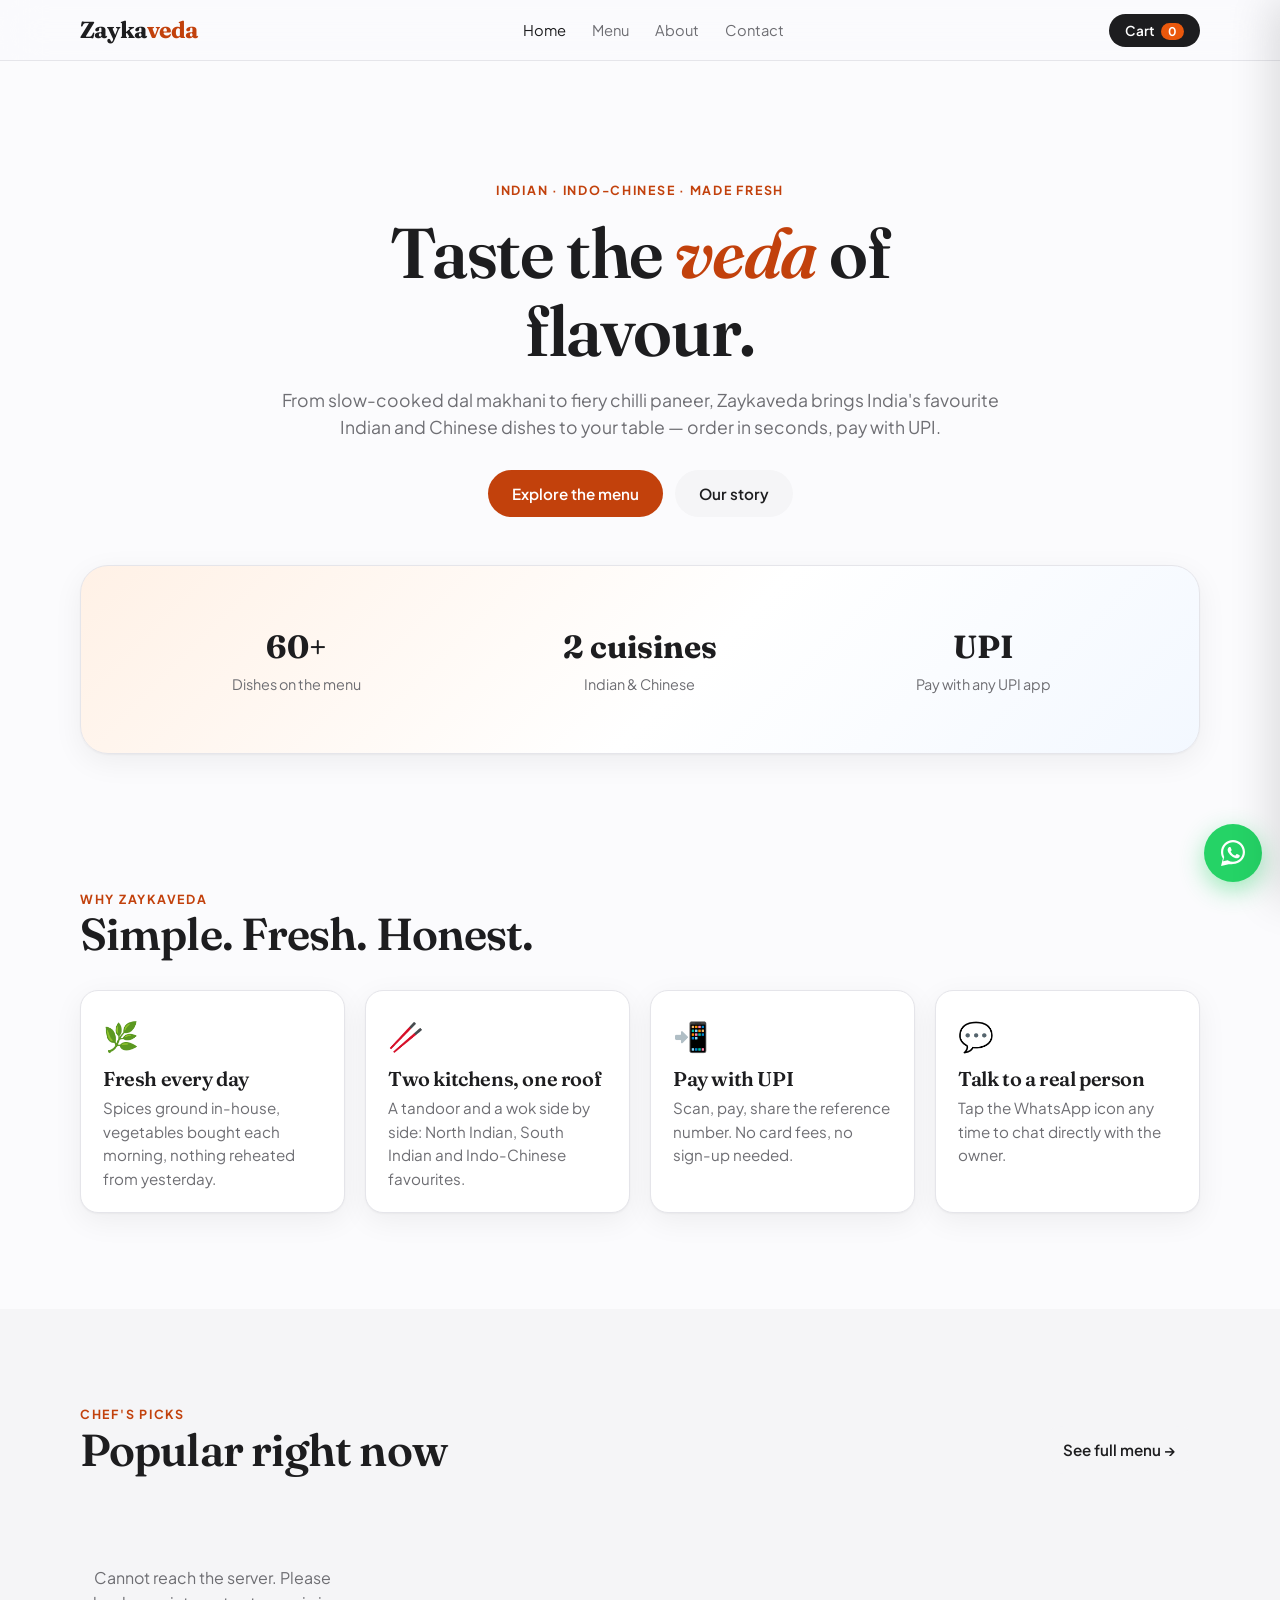
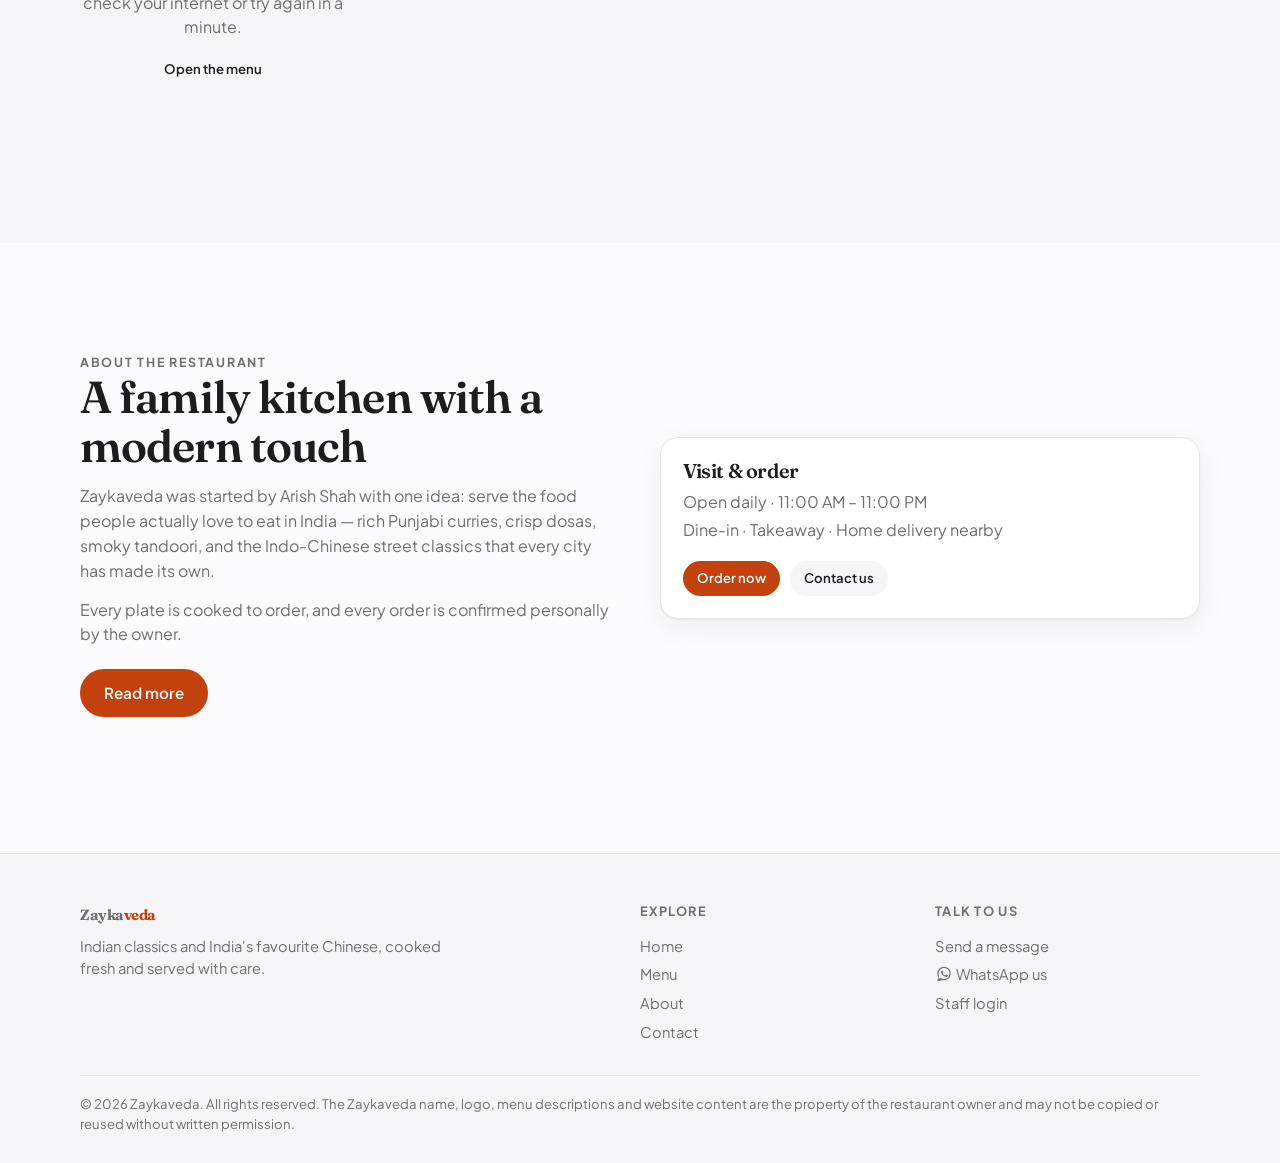
<file: index.html>
<!doctype html>
<html lang="en">
<head>
<meta charset="utf-8">
<meta name="viewport" content="width=device-width,initial-scale=1">
<title>Zaykaveda — Indian & Chinese Kitchen</title>
<meta name="description" content="Zaykaveda: fresh Indian classics and India's favourite Chinese dishes. Order online and pay with UPI.">
<link rel="preconnect" href="https://fonts.googleapis.com"><link rel="preconnect" href="https://fonts.gstatic.com" crossorigin>
<link href="https://fonts.googleapis.com/css2?family=Fraunces:ital,opsz,wght@0,9..144,500;0,9..144,700;1,9..144,500&family=Plus+Jakarta+Sans:wght@400;500;600;700&display=swap" rel="stylesheet">
<link rel="stylesheet" href="assets/style.css">
</head>
<body>
<main>
  <section class="hero"><div class="wrap">
    <p class="eyebrow">Indian · Indo-Chinese · Made fresh</p>
    <h1>Taste the <em>veda</em> of flavour.</h1>
    <p class="lead">From slow-cooked dal makhani to fiery chilli paneer, Zaykaveda brings India's favourite Indian and Chinese dishes to your table — order in seconds, pay with UPI.</p>
    <div class="cta"><a class="btn btn-primary" href="menu.html">Explore the menu</a><a class="btn btn-ghost" href="about.html">Our story</a></div>
    <div class="hero-card">
      <div><strong>60+</strong><span>Dishes on the menu</span></div>
      <div><strong>2 cuisines</strong><span>Indian &amp; Chinese</span></div>
      <div><strong>UPI</strong><span>Pay with any UPI app</span></div>
    </div>
  </div></section>

  <section><div class="wrap">
    <div class="sec-head"><div><p class="eyebrow">Why Zaykaveda</p><h2>Simple. Fresh. Honest.</h2></div></div>
    <div class="grid g3">
      <div class="card feature"><div class="ic">🌿</div><h3>Fresh every day</h3><p>Spices ground in-house, vegetables bought each morning, nothing reheated from yesterday.</p></div>
      <div class="card feature"><div class="ic">🥢</div><h3>Two kitchens, one roof</h3><p>A tandoor and a wok side by side: North Indian, South Indian and Indo-Chinese favourites.</p></div>
      <div class="card feature"><div class="ic">📲</div><h3>Pay with UPI</h3><p>Scan, pay, share the reference number. No card fees, no sign-up needed.</p></div>
      <div class="card feature"><div class="ic">💬</div><h3>Talk to a real person</h3><p>Tap the WhatsApp icon any time to chat directly with the owner.</p></div>
    </div>
  </div></section>

  <section style="background:var(--soft)"><div class="wrap">
    <div class="sec-head"><div><p class="eyebrow">Chef's picks</p><h2>Popular right now</h2></div><a class="btn btn-ghost" href="menu.html">See full menu →</a></div>
    <div id="featured" class="grid g3"><div class="loader">Loading dishes…</div></div>
  </div></section>

  <section><div class="wrap split">
    <div class="prose"><p class="eyebrow">About the restaurant</p><h2>A family kitchen with a modern touch</h2>
      <p>Zaykaveda was started by Arish Shah with one idea: serve the food people actually love to eat in India — rich Punjabi curries, crisp dosas, smoky tandoori, and the Indo-Chinese street classics that every city has made its own.</p>
      <p>Every plate is cooked to order, and every order is confirmed personally by the owner.</p>
      <div style="margin-top:22px"><a class="btn btn-primary" href="about.html">Read more</a></div></div>
    <div class="card"><h3>Visit &amp; order</h3>
      <p style="color:var(--muted);margin-top:8px">Open daily · 11:00 AM – 11:00 PM</p>
      <p style="color:var(--muted);margin-top:4px">Dine-in · Takeaway · Home delivery nearby</p>
      <div style="margin-top:18px;display:flex;gap:10px;flex-wrap:wrap"><a class="btn btn-primary btn-sm" href="menu.html">Order now</a><a class="btn btn-ghost btn-sm" href="contact.html">Contact us</a></div></div>
  </div></section>
</main>
<script src="assets/config.js"></script>
<script src="assets/app.js"></script>
<script>
Z.init("index.html");
const box = document.getElementById("featured");
Z.api("/api/dishes").then(list => {
  const f = list.filter(d => d.featured).slice(0, 6);
  box.innerHTML = f.map(d => `
    <div class="card dish ${d.cuisine.toLowerCase()}">
      <div class="pic">${Z.esc(d.emoji)}</div>
      <div class="top"><h3>${Z.esc(d.name)}</h3><span class="vegmark ${d.is_veg ? "" : "nv"}" title="${d.is_veg ? "Veg" : "Non-veg"}"></span></div>
      <p>${Z.esc(d.description)}</p>
      <div class="buy-row"><span class="price">${Z.rs(d.price)}</span>
      <button class="btn btn-primary btn-sm" data-id="${d.id}">Add</button></div></div>`).join("");
  box.querySelectorAll("button[data-id]").forEach(b => b.onclick = () => {
    const d = list.find(x => x.id == b.dataset.id); Z.cart.add(d); Z.toast(d.name + " added");
  });
}).catch(e => box.innerHTML = `<p class="empty">${Z.esc(e.message)}<br><a class="btn btn-ghost btn-sm" href="menu.html" style="margin-top:12px">Open the menu</a></p>`);
</script>
</body>
</html>
</file>
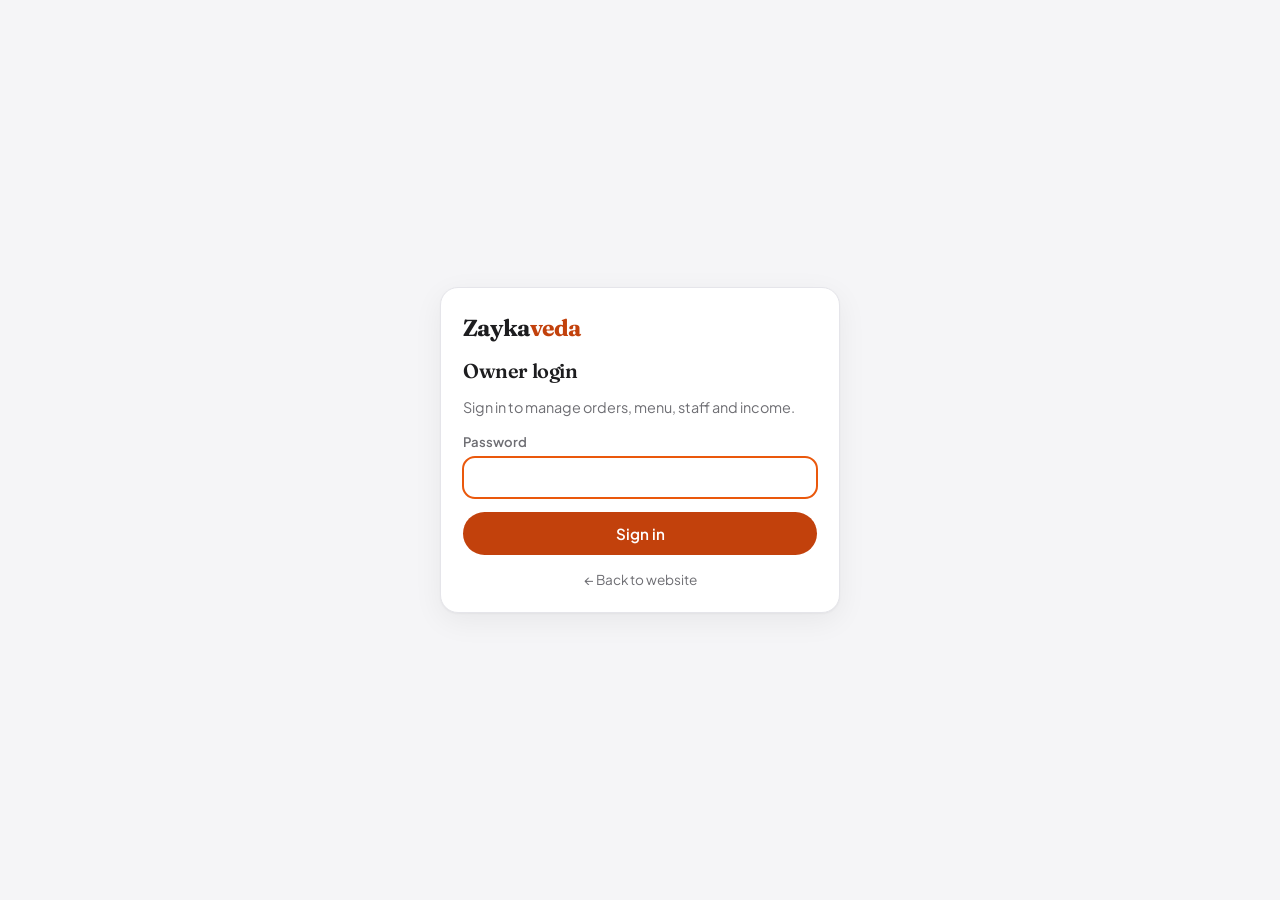
<file: admin/index.html>
<!doctype html>
<html lang="en">
<head>
<meta charset="utf-8">
<meta name="viewport" content="width=device-width,initial-scale=1">
<meta name="robots" content="noindex,nofollow">
<title>Admin — Zaykaveda</title>
<link rel="preconnect" href="https://fonts.googleapis.com"><link rel="preconnect" href="https://fonts.gstatic.com" crossorigin>
<link href="https://fonts.googleapis.com/css2?family=Fraunces:opsz,wght@9..144,600;9..144,700&family=Plus+Jakarta+Sans:wght@400;500;600;700&display=swap" rel="stylesheet">
<link rel="stylesheet" href="../assets/style.css">
<style>
body{background:var(--soft)}
.login{min-height:100vh;display:grid;place-items:center;padding:20px}
.login .card{width:min(400px,100%)}
.app{display:grid;grid-template-columns:230px 1fr;min-height:100vh}
.side{background:var(--surface);border-right:1px solid var(--line);padding:20px 14px;position:sticky;top:0;height:100vh;display:flex;flex-direction:column;gap:4px}
.side .logo{padding:0 10px 18px}
.side button.nav-i{display:flex;align-items:center;gap:10px;text-align:left;background:none;border:0;border-radius:10px;padding:10px 12px;font-size:.92rem;font-weight:600;color:var(--muted)}
.side button.nav-i:hover{background:var(--soft)}.side button.nav-i.on{background:var(--accent-soft);color:var(--accent)}
.side .badge{margin-left:auto;background:var(--accent);color:#fff;border-radius:999px;font-size:.7rem;padding:1px 8px}
.side .sp{flex:1}
.main{padding:28px clamp(16px,3vw,40px);min-width:0}
.main h2{font-size:1.9rem;margin-bottom:20px}
.kpis{display:grid;grid-template-columns:repeat(auto-fit,minmax(190px,1fr));gap:14px;margin-bottom:22px}
.kpi{background:var(--surface);border:1px solid var(--line);border-radius:16px;padding:18px}
.kpi small{color:var(--muted);font-weight:600}.kpi strong{display:block;font-family:var(--display);font-size:1.8rem;margin-top:4px}
.panel{background:var(--surface);border:1px solid var(--line);border-radius:16px;padding:20px;margin-bottom:20px;overflow:hidden}
.panel h3{margin-bottom:14px;font-size:1.1rem}
.tbl{width:100%;border-collapse:collapse;font-size:.9rem}
.tbl th{text-align:left;color:var(--muted);font-size:.75rem;text-transform:uppercase;letter-spacing:.06em;padding:8px 10px;border-bottom:1px solid var(--line)}
.tbl td{padding:12px 10px;border-bottom:1px solid var(--line);vertical-align:top}
.tbl tr:last-child td{border:0}
.scroll{overflow-x:auto}
.acts{display:flex;gap:6px;flex-wrap:wrap}
.bars{display:flex;align-items:flex-end;gap:6px;height:170px;padding-top:10px}
.bars div{flex:1;display:flex;flex-direction:column;justify-content:flex-end;align-items:center;height:100%;min-width:0}
.bars i{display:block;width:100%;max-width:34px;background:var(--accent-2);border-radius:6px 6px 0 0;min-height:2px}
.bars small{font-size:.62rem;color:var(--muted);margin-top:4px}
.bars span{font-size:.62rem;font-weight:700;margin-bottom:2px}
.modal-bg{position:fixed;inset:0;background:rgba(0,0,0,.35);display:none;place-items:center;z-index:100;padding:16px}
.modal-bg.open{display:grid}
.modal{background:var(--surface);border-radius:20px;padding:24px;width:min(520px,100%);max-height:92vh;overflow:auto}
.top-m{display:none}
.row-flex{display:flex;gap:10px;flex-wrap:wrap;align-items:center;margin-bottom:14px}
.row-flex .input,.row-flex select{width:auto;flex:1 1 160px}
.chk{display:flex;align-items:center;gap:8px;font-size:.9rem}.chk input{width:auto}
@media(max-width:820px){
  .app{grid-template-columns:1fr}
  .side{position:fixed;left:0;top:0;width:250px;z-index:60;transform:translateX(-100%);transition:.25s;box-shadow:10px 0 30px rgba(0,0,0,.1)}
  .side.open{transform:none}
  .top-m{display:flex;align-items:center;justify-content:space-between;background:var(--surface);border-bottom:1px solid var(--line);padding:10px 16px;position:sticky;top:0;z-index:40}
  .top-m button{background:none;border:0;font-size:1.5rem}
}
</style>
</head>
<body>
<div id="root"></div>
<div class="modal-bg" id="mbg"><div class="modal" id="modal"></div></div>
<script src="../assets/config.js"></script>
<script>
const API = window.ZAYKAVEDA.API_URL;
const $ = s => document.querySelector(s);
const esc = s => String(s ?? "").replace(/[&<>"']/g, c => ({ "&": "&amp;", "<": "&lt;", ">": "&gt;", '"': "&quot;", "'": "&#39;" }[c]));
const rs = n => "₹" + Number(n || 0).toLocaleString("en-IN", { maximumFractionDigits: 2 });
let TOKEN = ""; try { TOKEN = sessionStorage.getItem("zv_admin") || ""; } catch {}
let view = "dashboard", STATE = {};

async function api(path, method = "GET", body) {
  let r;
  try { r = await fetch(API + path, { method, headers: { "Content-Type": "application/json", Authorization: "Bearer " + TOKEN }, body: body ? JSON.stringify(body) : undefined }); }
  catch { throw new Error("Cannot reach the server."); }
  const d = await r.json().catch(() => ({}));
  if (r.status === 401 && path !== "/api/admin/login") { logout(true); throw new Error("Session expired"); }
  if (!r.ok) throw new Error(d.error || "Error");
  return d;
}
function toast(m) { let t = $(".toast"); if (!t) { t = document.createElement("div"); t.className = "toast"; document.body.appendChild(t); } t.textContent = m; t.classList.add("show"); setTimeout(() => t.classList.remove("show"), 2200); }

/* ---------------- login ---------------- */
function showLogin(msg = "") {
  $("#root").innerHTML = `<div class="login"><form class="card form" id="lf">
    <a class="logo" href="../index.html">Zayka<span>veda</span></a><h3>Owner login</h3>
    <p style="color:var(--muted);font-size:.9rem">Sign in to manage orders, menu, staff and income.</p>
    ${msg ? `<div class="alert err">${esc(msg)}</div>` : ""}
    <div><label>Password</label><input class="input" type="password" id="pw" required autofocus autocomplete="current-password"></div>
    <button class="btn btn-primary">Sign in</button><a href="../index.html" style="font-size:.85rem;color:var(--muted);text-align:center">← Back to website</a></form></div>`;
  $("#lf").onsubmit = async e => {
    e.preventDefault();
    try { const d = await api("/api/admin/login", "POST", { password: $("#pw").value }); TOKEN = d.token; try { sessionStorage.setItem("zv_admin", TOKEN); } catch {} boot(); }
    catch (err) { showLogin(err.message); }
  };
}
function logout(silent) { if (!silent) api("/api/admin/logout", "POST").catch(() => {}); TOKEN = ""; try { sessionStorage.removeItem("zv_admin"); } catch {} showLogin(silent ? "Session expired. Please sign in again." : ""); }

/* ---------------- shell ---------------- */
const NAV = [["dashboard", "📊", "Dashboard"], ["payments", "💳", "Payments"], ["orders", "🧾", "All orders"], ["dishes", "🍽️", "Menu & prices"], ["staff", "👥", "Staff & salary"], ["messages", "✉️", "Messages"], ["settings", "⚙️", "Settings"]];
async function boot() {
  $("#root").innerHTML = `<div class="top-m"><span class="logo">Zayka<span>veda</span></span><button id="mb">☰</button></div>
  <div class="app"><aside class="side" id="side"><a class="logo" href="../index.html">Zayka<span>veda</span></a>
    ${NAV.map(([k, i, n]) => `<button class="nav-i" data-k="${k}">${i} ${n}<span class="badge" id="b-${k}" hidden></span></button>`).join("")}
    <div class="sp"></div><button class="nav-i" id="out">↩ Sign out</button></aside><main class="main" id="main"></main></div>`;
  document.querySelectorAll(".nav-i[data-k]").forEach(b => b.onclick = () => { view = b.dataset.k; $("#side").classList.remove("open"); go(); });
  $("#out").onclick = () => logout(); $("#mb").onclick = () => $("#side").classList.toggle("open");
  go();
}
async function go() {
  document.querySelectorAll(".nav-i[data-k]").forEach(b => b.classList.toggle("on", b.dataset.k === view));
  $("#main").innerHTML = '<div class="loader">Loading…</div>';
  try { await VIEWS[view](); } catch (e) { $("#main").innerHTML = `<div class="alert err">${esc(e.message)}</div>`; }
  refreshBadges();
}
async function refreshBadges() {
  try {
    const s = await api("/api/admin/stats?days=1");
    [["payments", s.pending_payments], ["messages", s.unread_messages]].forEach(([k, n]) => { const b = $("#b-" + k); if (b) { b.hidden = !n; b.textContent = n; } });
  } catch {}
}
const modal = html => { $("#modal").innerHTML = html; $("#mbg").classList.add("open"); };
const closeModal = () => $("#mbg").classList.remove("open");
$("#mbg").onclick = e => { if (e.target.id === "mbg") closeModal(); };

/* ---------------- views ---------------- */
const VIEWS = {
  async dashboard() {
    const s = await api("/api/admin/stats?days=14"); const max = Math.max(1, ...s.series.map(x => x.income));
    $("#main").innerHTML = `<h2>Dashboard</h2>
    <div class="kpis">
      <div class="kpi"><small>Today's UPI income</small><strong>${rs(s.today_income)}</strong></div>
      <div class="kpi"><small>Today's orders</small><strong>${s.today_orders}</strong></div>
      <div class="kpi"><small>This month</small><strong>${rs(s.month_income)}</strong></div>
      <div class="kpi"><small>Pending approvals</small><strong>${s.pending_payments}</strong></div>
      <div class="kpi"><small>Est. monthly payroll</small><strong>${rs(s.monthly_payroll)}</strong></div>
      <div class="kpi"><small>All-time income</small><strong>${rs(s.total_income)}</strong></div></div>
    <div class="panel"><h3>Daily income — last 14 days</h3><div class="bars">${s.series.map(x => `<div title="${x.day}: ${rs(x.income)} (${x.orders} orders)"><span>${x.income ? Math.round(x.income) : ""}</span><i style="height:${Math.max(2, x.income / max * 100)}%"></i><small>${x.day.slice(8)}</small></div>`).join("")}</div></div>
    <div class="panel"><h3>Top selling dishes</h3>${s.top_dishes.length ? `<table class="tbl"><tbody>${s.top_dishes.map(t => `<tr><td>${esc(t.name)}</td><td style="text-align:right"><b>${t.qty}</b> sold</td></tr>`).join("")}</tbody></table>` : '<p style="color:var(--muted)">No approved orders yet.</p>'}</div>`;
  },

  async payments() {
    const list = await api("/api/admin/orders?payment=submitted");
    $("#main").innerHTML = `<h2>Payments to verify</h2><p style="color:var(--muted);margin:-10px 0 18px">Check the UTR in your UPI app / bank SMS, then approve or deny.</p>
    ${list.length ? list.map(o => `<div class="panel"><div class="row-flex" style="justify-content:space-between;margin:0">
      <div><b>Order #${o.id}</b> · ${esc(o.customer_name)} · ${esc(o.phone)}<br><small style="color:var(--muted)">${o.created_at}</small></div><div style="font-size:1.4rem;font-family:var(--display);font-weight:700">${rs(o.total)}</div></div>
      <p style="margin:10px 0;color:var(--muted);font-size:.9rem">${o.items.map(i => `${i.qty}× ${esc(i.name)}`).join(", ")}${o.address ? `<br>📍 ${esc(o.address)}` : ""}${o.note ? `<br>📝 ${esc(o.note)}` : ""}</p>
      <div class="row-flex" style="margin:0"><span>UTR: <b style="font-family:monospace">${esc(o.utr)}</b></span><div class="acts" style="margin-left:auto"><button class="btn btn-ok btn-sm" data-a="${o.id}">✓ Approve & confirm</button><button class="btn btn-bad btn-sm" data-d="${o.id}">✕ Deny (not received)</button></div></div></div>`).join("") : '<div class="panel" style="text-align:center;color:var(--muted)">🎉 No payments waiting for verification.</div>'}`;
    document.querySelectorAll("[data-a]").forEach(b => b.onclick = async () => { await api(`/api/admin/orders/${b.dataset.a}/approve`, "POST"); toast("Payment approved, order confirmed"); go(); });
    document.querySelectorAll("[data-d]").forEach(b => b.onclick = async () => { if (confirm("Deny this payment and cancel the order?")) { await api(`/api/admin/orders/${b.dataset.d}/deny`, "POST"); toast("Payment denied"); go(); } });
  },

  async orders() {
    const list = await api("/api/admin/orders");
    $("#main").innerHTML = `<h2>All orders</h2><div class="panel scroll"><table class="tbl"><thead><tr><th>#</th><th>Customer</th><th>Items</th><th>Total</th><th>Payment</th><th>Order</th><th></th></tr></thead><tbody>
    ${list.map(o => `<tr><td>${o.id}</td><td>${esc(o.customer_name)}<br><small>${esc(o.phone)}</small></td><td style="max-width:260px">${o.items.map(i => `${i.qty}× ${esc(i.name)}`).join(", ")}</td><td><b>${rs(o.total)}</b></td>
      <td><span class="status s-${o.payment_status}">${o.payment_status}</span></td><td><span class="status s-${o.order_status}">${o.order_status}</span></td>
      <td><div class="acts">${o.payment_status === "submitted" ? `<button class="btn btn-ok btn-sm" data-a="${o.id}">Approve</button><button class="btn btn-bad btn-sm" data-d="${o.id}">Deny</button>` : ""}
      ${o.payment_status === "approved" && o.order_status !== "completed" ? `<button class="btn btn-ghost btn-sm" data-s="${o.id}" data-v="${o.order_status === "confirmed" ? "preparing" : "completed"}">Mark ${o.order_status === "confirmed" ? "preparing" : "completed"}</button>` : ""}</div></td></tr>`).join("") || '<tr><td colspan="7" style="text-align:center;color:var(--muted)">No orders yet</td></tr>'}</tbody></table></div>`;
    document.querySelectorAll("[data-a]").forEach(b => b.onclick = async () => { await api(`/api/admin/orders/${b.dataset.a}/approve`, "POST"); go(); });
    document.querySelectorAll("[data-d]").forEach(b => b.onclick = async () => { if (confirm("Deny this payment?")) { await api(`/api/admin/orders/${b.dataset.d}/deny`, "POST"); go(); } });
    document.querySelectorAll("[data-s]").forEach(b => b.onclick = async () => { await api(`/api/admin/orders/${b.dataset.s}/status`, "POST", { status: b.dataset.v }); go(); });
  },

  async dishes() {
    STATE.dishes = await api("/api/admin/dishes");
    const draw = () => {
      const q = ($("#dq")?.value || "").toLowerCase(), c = $("#dc")?.value || "";
      const l = STATE.dishes.filter(d => (!c || d.cuisine === c) && (!q || d.name.toLowerCase().includes(q)));
      $("#dt").innerHTML = l.map(d => `<tr><td>${esc(d.emoji)} <b>${esc(d.name)}</b><br><small>${d.cuisine} · ${esc(d.category)} · ${d.is_veg ? "Veg" : "Non-veg"}</small></td>
        <td><input class="input" style="width:100px" type="number" min="0" step="1" value="${d.price}" data-p="${d.id}"></td>
        <td><label class="chk"><input type="checkbox" ${d.available ? "checked" : ""} data-v="${d.id}"> On menu</label></td>
        <td><div class="acts"><button class="btn btn-ghost btn-sm" data-e="${d.id}">Edit</button><button class="btn btn-bad btn-sm" data-x="${d.id}">Remove</button></div></td></tr>`).join("") || '<tr><td colspan="4" style="text-align:center;color:var(--muted)">No dishes</td></tr>';
      document.querySelectorAll("[data-p]").forEach(i => i.onchange = async () => { const d = STATE.dishes.find(x => x.id == i.dataset.p); d.price = +i.value; await api("/api/admin/dishes/" + d.id, "PUT", d); toast("Price updated to " + rs(d.price)); });
      document.querySelectorAll("[data-v]").forEach(i => i.onchange = async () => { const d = STATE.dishes.find(x => x.id == i.dataset.v); d.available = i.checked ? 1 : 0; await api("/api/admin/dishes/" + d.id, "PUT", d); toast(i.checked ? "Shown on menu" : "Hidden from menu"); });
      document.querySelectorAll("[data-x]").forEach(b => b.onclick = async () => { const d = STATE.dishes.find(x => x.id == b.dataset.x); if (confirm(`Remove "${d.name}" permanently?`)) { await api("/api/admin/dishes/" + d.id, "DELETE"); VIEWS.dishes(); } });
      document.querySelectorAll("[data-e]").forEach(b => b.onclick = () => dishForm(STATE.dishes.find(x => x.id == b.dataset.e)));
    };
    $("#main").innerHTML = `<h2>Menu & prices</h2><div class="row-flex"><input class="input" id="dq" placeholder="Search dishes…"><select id="dc"><option value="">All cuisines</option><option>Indian</option><option>Chinese</option></select><button class="btn btn-primary" id="addD">+ Add dish</button></div>
      <div class="panel scroll"><table class="tbl"><thead><tr><th>Dish</th><th>Price (₹)</th><th>Status</th><th></th></tr></thead><tbody id="dt"></tbody></table></div>`;
    $("#dq").oninput = draw; $("#dc").onchange = draw; $("#addD").onclick = () => dishForm(); draw();
  },

  async staff() {
    const list = await api("/api/admin/staff");
    const m = list.filter(s => s.active).reduce((t, s) => t + (s.salary_type === "monthly" ? s.rate : s.rate * 30), 0);
    $("#main").innerHTML = `<h2>Staff & salary</h2><div class="kpis"><div class="kpi"><small>Active staff</small><strong>${list.filter(s => s.active).length}</strong></div><div class="kpi"><small>Est. monthly payroll</small><strong>${rs(m)}</strong></div></div>
    <div class="row-flex"><button class="btn btn-primary" id="addS">+ Add staff member</button></div>
    <div class="panel scroll"><table class="tbl"><thead><tr><th>Name</th><th>Role</th><th>Phone</th><th>Salary</th><th>Joined</th><th></th></tr></thead><tbody>
    ${list.map(s => `<tr style="${s.active ? "" : "opacity:.5"}"><td><b>${esc(s.name)}</b>${s.active ? "" : " <small>(inactive)</small>"}</td><td>${esc(s.role)}</td><td>${esc(s.phone)}</td><td>${rs(s.rate)} / ${s.salary_type === "monthly" ? "month" : "day"}</td><td>${esc(s.joined_on)}</td>
    <td><div class="acts"><button class="btn btn-ghost btn-sm" data-e="${s.id}">Edit</button><button class="btn btn-bad btn-sm" data-x="${s.id}">Remove</button></div></td></tr>`).join("") || '<tr><td colspan="6" style="text-align:center;color:var(--muted)">No staff yet</td></tr>'}</tbody></table></div>`;
    $("#addS").onclick = () => staffForm();
    document.querySelectorAll("[data-e]").forEach(b => b.onclick = () => staffForm(list.find(x => x.id == b.dataset.e)));
    document.querySelectorAll("[data-x]").forEach(b => b.onclick = async () => { if (confirm("Remove this staff member?")) { await api("/api/admin/staff/" + b.dataset.x, "DELETE"); go(); } });
  },

  async messages() {
    const list = await api("/api/admin/messages");
    $("#main").innerHTML = `<h2>Customer messages</h2>${list.map(m => `<div class="panel" style="${m.is_read ? "" : "border-left:4px solid var(--accent)"}"><div class="row-flex" style="justify-content:space-between;margin:0"><div><b>${esc(m.name)}</b> <small style="color:var(--muted)">${esc(m.email)} ${esc(m.phone)} · ${m.created_at}</small></div>
      <div class="acts">${m.phone ? `<a class="btn btn-ghost btn-sm" target="_blank" rel="noopener" href="https://wa.me/91${esc(m.phone.replace(/\D/g, "").slice(-10))}">Reply on WhatsApp</a>` : ""}${m.is_read ? "" : `<button class="btn btn-ghost btn-sm" data-r="${m.id}">Mark read</button>`}<button class="btn btn-bad btn-sm" data-x="${m.id}">Delete</button></div></div>
      <p style="margin-top:10px;white-space:pre-wrap">${esc(m.message)}</p></div>`).join("") || '<div class="panel" style="text-align:center;color:var(--muted)">No messages yet.</div>'}`;
    document.querySelectorAll("[data-r]").forEach(b => b.onclick = async () => { await api(`/api/admin/messages/${b.dataset.r}/read`, "POST"); go(); });
    document.querySelectorAll("[data-x]").forEach(b => b.onclick = async () => { await api("/api/admin/messages/" + b.dataset.x, "DELETE"); go(); });
  },

  async settings() {
    const s = await api("/api/admin/settings");
    $("#main").innerHTML = `<h2>Settings</h2>
    <form class="panel form" id="sf" style="max-width:560px"><h3>Payment & contact</h3>
      <div><label>Your UPI ID (customers pay to this)</label><input class="input" name="upi_id" value="${esc(s.upi_id)}" placeholder="name@bank" required></div>
      <div><label>Name shown in UPI app</label><input class="input" name="upi_name" value="${esc(s.upi_name)}"></div>
      <div><label>WhatsApp number (with country code, digits only)</label><input class="input" name="whatsapp" value="${esc(s.whatsapp)}"></div>
      <div><label>Owner name</label><input class="input" name="owner_name" value="${esc(s.owner_name)}"></div><button class="btn btn-primary">Save settings</button></form>
    <form class="panel form" id="pf" style="max-width:560px"><h3>Change admin password</h3>
      <div><label>Current password</label><input class="input" type="password" name="current" required autocomplete="current-password"></div>
      <div><label>New password (min 8 characters)</label><input class="input" type="password" name="new" minlength="8" required autocomplete="new-password"></div><div id="pe"></div><button class="btn btn-primary">Change password</button></form>`;
    $("#sf").onsubmit = async e => { e.preventDefault(); await api("/api/admin/settings", "PUT", Object.fromEntries(new FormData(e.target))); toast("Settings saved"); };
    $("#pf").onsubmit = async e => { e.preventDefault(); try { await api("/api/admin/change-password", "POST", Object.fromEntries(new FormData(e.target))); toast("Password changed"); e.target.reset(); $("#pe").innerHTML = ""; } catch (er) { $("#pe").innerHTML = `<div class="alert err">${esc(er.message)}</div>`; } };
  },
};

/* ---------------- forms ---------------- */
function dishForm(d = {}) {
  modal(`<form class="form" id="df"><h3>${d.id ? "Edit dish" : "Add dish"}</h3>
    <div><label>Name</label><input class="input" name="name" required value="${esc(d.name)}"></div>
    <div class="two"><div><label>Cuisine</label><select name="cuisine"><option ${d.cuisine === "Indian" ? "selected" : ""}>Indian</option><option ${d.cuisine === "Chinese" ? "selected" : ""}>Chinese</option></select></div>
      <div><label>Category</label><input class="input" name="category" list="cats" value="${esc(d.category || "Main Course")}"><datalist id="cats">${[...new Set(STATE.dishes.map(x => x.category))].map(c => `<option>${esc(c)}</option>`).join("")}</datalist></div></div>
    <div class="two"><div><label>Price (₹)</label><input class="input" type="number" name="price" min="0" step="1" required value="${d.price ?? ""}"></div>
      <div><label>Emoji</label><input class="input" name="emoji" maxlength="4" value="${esc(d.emoji || "🍽️")}"></div></div>
    <div class="two"><div><label>Spice level</label><select name="spice">${["Mild", "Medium", "Hot", "Extra hot"].map((t, i) => `<option value="${i}" ${d.spice == i ? "selected" : ""}>${t}</option>`).join("")}</select></div>
      <div style="padding-top:22px"><label class="chk"><input type="checkbox" name="is_veg" ${d.is_veg !== 0 ? "checked" : ""}> Vegetarian</label><label class="chk"><input type="checkbox" name="featured" ${d.featured ? "checked" : ""}> Show on home page</label></div></div>
    <div><label>Description</label><textarea name="description" rows="2">${esc(d.description)}</textarea></div>
    <div id="de"></div><div class="acts"><button class="btn btn-primary">Save</button><button type="button" class="btn btn-ghost" id="cx">Cancel</button></div></form>`);
  $("#cx").onclick = closeModal;
  $("#df").onsubmit = async e => {
    e.preventDefault(); const f = new FormData(e.target);
    const body = { name: f.get("name"), cuisine: f.get("cuisine"), category: f.get("category"), price: f.get("price"), emoji: f.get("emoji"), spice: +f.get("spice"), description: f.get("description"), is_veg: f.has("is_veg"), featured: f.has("featured"), available: d.id ? d.available : 1 };
    try { await api(d.id ? "/api/admin/dishes/" + d.id : "/api/admin/dishes", d.id ? "PUT" : "POST", body); closeModal(); toast("Saved"); VIEWS.dishes(); }
    catch (er) { $("#de").innerHTML = `<div class="alert err">${esc(er.message)}</div>`; }
  };
}
function staffForm(s = {}) {
  modal(`<form class="form" id="sfm"><h3>${s.id ? "Edit staff" : "Add staff member"}</h3>
    <div class="two"><div><label>Name</label><input class="input" name="name" required value="${esc(s.name)}"></div><div><label>Role</label><input class="input" name="role" placeholder="Chef, Waiter…" value="${esc(s.role)}"></div></div>
    <div class="two"><div><label>Phone</label><input class="input" name="phone" value="${esc(s.phone)}"></div><div><label>Joined on</label><input class="input" type="date" name="joined_on" value="${esc(s.joined_on)}"></div></div>
    <div class="two"><div><label>Salary type</label><select name="salary_type"><option value="monthly" ${s.salary_type !== "daily" ? "selected" : ""}>Monthly</option><option value="daily" ${s.salary_type === "daily" ? "selected" : ""}>Daily wage</option></select></div>
      <div><label>Rate (₹)</label><input class="input" type="number" name="rate" min="0" required value="${s.rate ?? ""}"></div></div>
    <label class="chk"><input type="checkbox" name="active" ${s.active !== 0 ? "checked" : ""}> Currently working</label>
    <div id="se"></div><div class="acts"><button class="btn btn-primary">Save</button><button type="button" class="btn btn-ghost" id="cx">Cancel</button></div></form>`);
  $("#cx").onclick = closeModal;
  $("#sfm").onsubmit = async e => {
    e.preventDefault(); const f = new FormData(e.target); const body = Object.fromEntries(f); body.active = f.has("active");
    try { await api(s.id ? "/api/admin/staff/" + s.id : "/api/admin/staff", s.id ? "PUT" : "POST", body); closeModal(); toast("Saved"); go(); }
    catch (er) { $("#se").innerHTML = `<div class="alert err">${esc(er.message)}</div>`; }
  };
}

TOKEN ? boot() : showLogin();
</script>
</body>
</html>
</file>
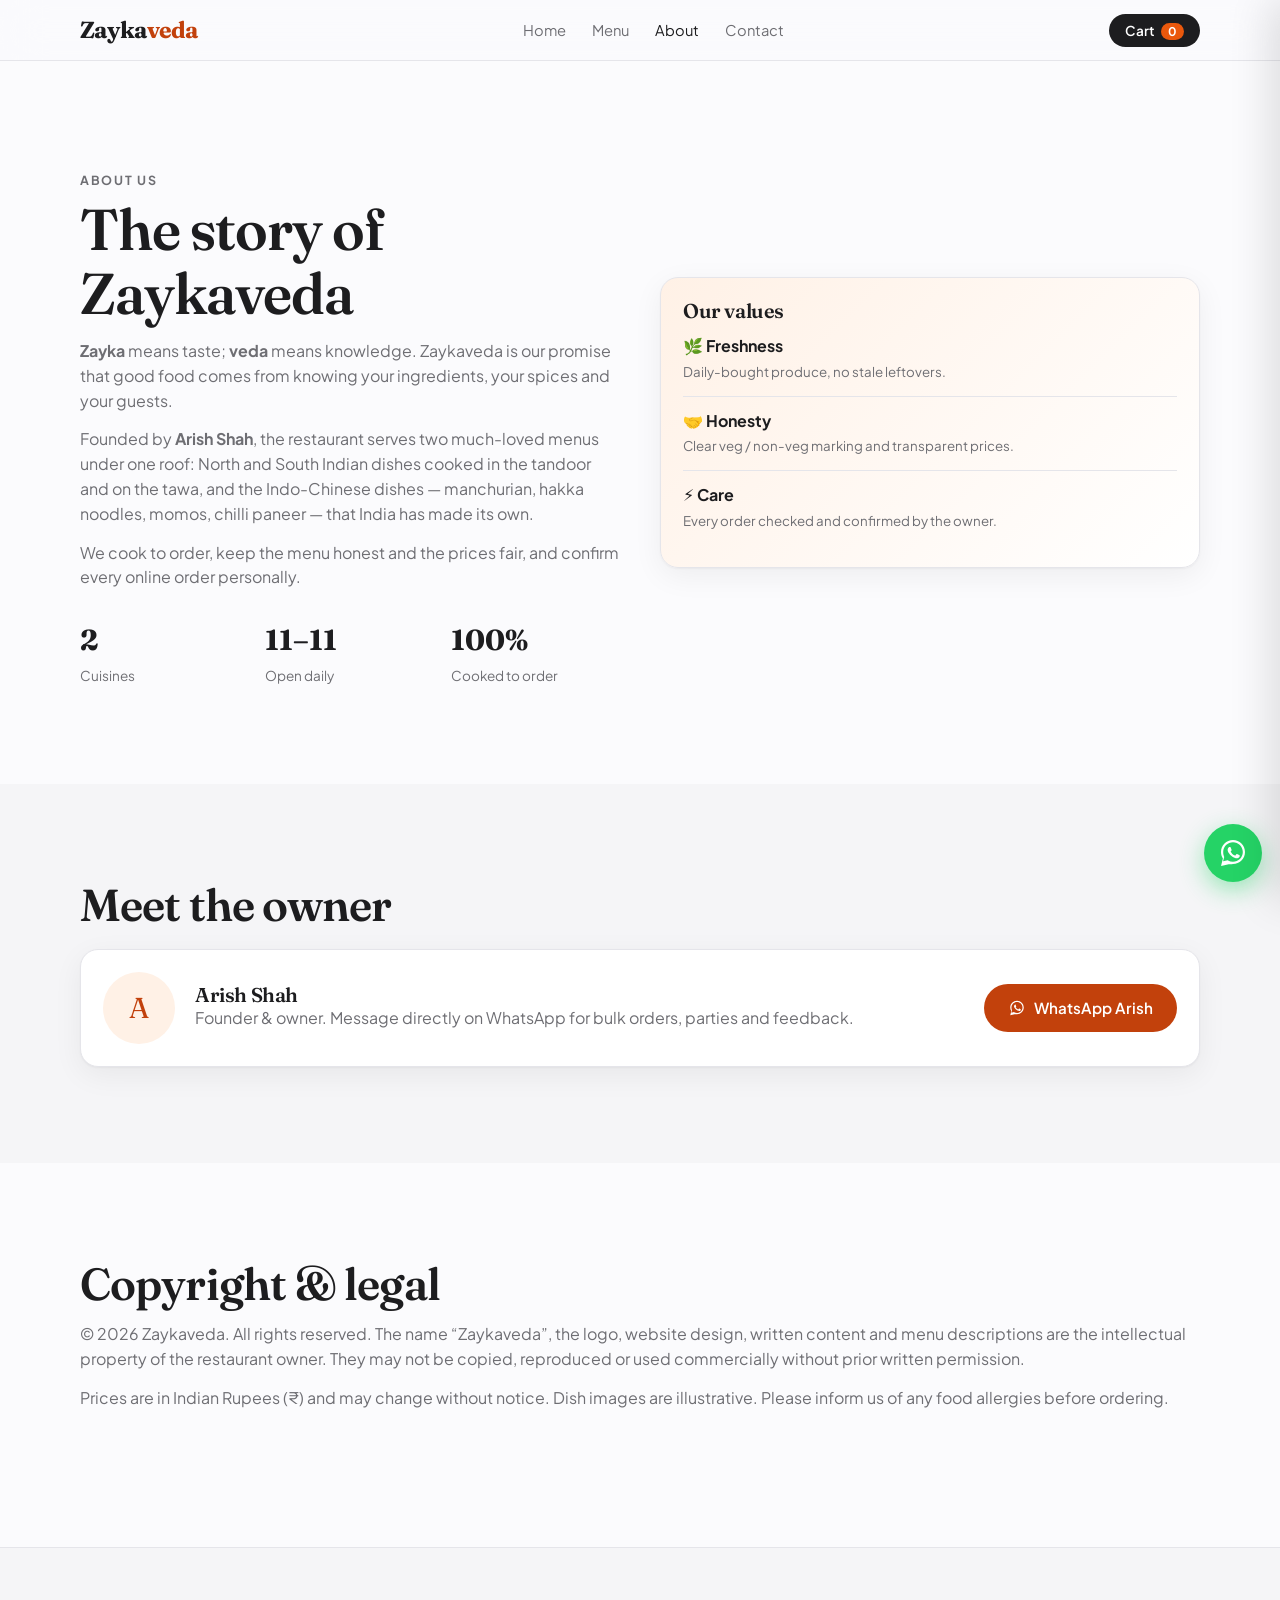
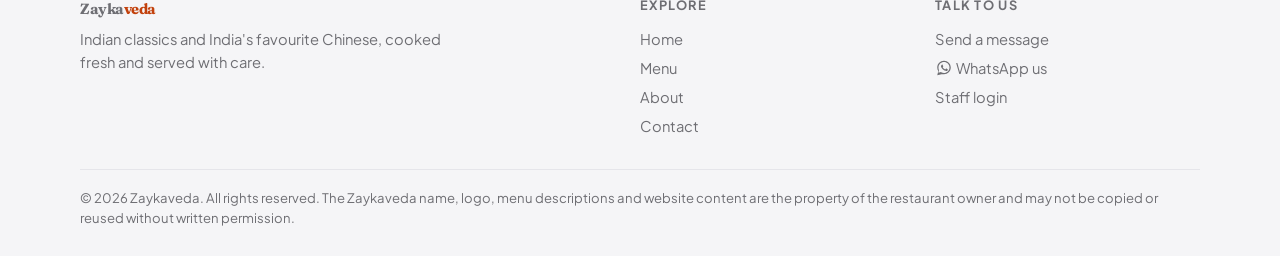
<file: about.html>
<!doctype html>
<html lang="en">
<head>
<meta charset="utf-8">
<meta name="viewport" content="width=device-width,initial-scale=1">
<title>About — Zaykaveda</title>
<link rel="preconnect" href="https://fonts.googleapis.com"><link rel="preconnect" href="https://fonts.gstatic.com" crossorigin>
<link href="https://fonts.googleapis.com/css2?family=Fraunces:ital,opsz,wght@0,9..144,500;0,9..144,700;1,9..144,500&family=Plus+Jakarta+Sans:wght@400;500;600;700&display=swap" rel="stylesheet">
<link rel="stylesheet" href="assets/style.css">
</head>
<body>
<main>
  <section><div class="wrap split">
    <div class="prose"><p class="eyebrow">About us</p><h1 style="font-size:clamp(2.2rem,5vw,3.6rem);margin:8px 0">The story of Zaykaveda</h1>
      <p><b>Zayka</b> means taste; <b>veda</b> means knowledge. Zaykaveda is our promise that good food comes from knowing your ingredients, your spices and your guests.</p>
      <p>Founded by <b>Arish Shah</b>, the restaurant serves two much-loved menus under one roof: North and South Indian dishes cooked in the tandoor and on the tawa, and the Indo-Chinese dishes — manchurian, hakka noodles, momos, chilli paneer — that India has made its own.</p>
      <p>We cook to order, keep the menu honest and the prices fair, and confirm every online order personally.</p>
      <div class="stat-row"><div><strong>2</strong><span>Cuisines</span></div><div><strong>11–11</strong><span>Open daily</span></div><div><strong>100%</strong><span>Cooked to order</span></div></div>
    </div>
    <div class="card" style="background:linear-gradient(135deg,#fff1e6,#fff)"><h3>Our values</h3>
      <div class="line"><div><strong>🌿 Freshness</strong><br><small>Daily-bought produce, no stale leftovers.</small></div></div>
      <div class="line"><div><strong>🤝 Honesty</strong><br><small>Clear veg / non-veg marking and transparent prices.</small></div></div>
      <div class="line" style="border:0"><div><strong>⚡ Care</strong><br><small>Every order checked and confirmed by the owner.</small></div></div></div>
  </div></section>

  <section style="background:var(--soft)"><div class="wrap">
    <h2 style="margin-bottom:20px">Meet the owner</h2>
    <div class="card" style="display:flex;gap:20px;align-items:center;flex-wrap:wrap">
      <div style="width:72px;height:72px;border-radius:50%;background:var(--accent-soft);display:grid;place-items:center;font-family:var(--display);font-size:1.8rem;color:var(--accent)">A</div>
      <div style="flex:1;min-width:220px"><h3>Arish Shah</h3><p style="color:var(--muted)">Founder &amp; owner. Message directly on WhatsApp for bulk orders, parties and feedback.</p></div>
      <a class="btn btn-primary wa-inline" id="waBtn" href="#" target="_blank" rel="noopener">WhatsApp Arish</a>
    </div>
  </div></section>

  <section><div class="wrap prose">
    <h2>Copyright &amp; legal</h2>
    <p>© <span id="yr"></span> Zaykaveda. All rights reserved. The name “Zaykaveda”, the logo, website design, written content and menu descriptions are the intellectual property of the restaurant owner. They may not be copied, reproduced or used commercially without prior written permission.</p>
    <p>Prices are in Indian Rupees (₹) and may change without notice. Dish images are illustrative. Please inform us of any food allergies before ordering.</p>
  </div></section>
</main>
<script src="assets/config.js"></script>
<script src="assets/app.js"></script>
<script>
Z.init("about.html");
document.getElementById("yr").textContent = new Date().getFullYear();
const b = document.getElementById("waBtn"); b.innerHTML = Z.waSvg + " WhatsApp Arish";
const setB = () => b.href = Z.waLink("Hello Arish, I found Zaykaveda online."); setB(); Z.onConfig = setB;
</script>
</body>
</html>
</file>
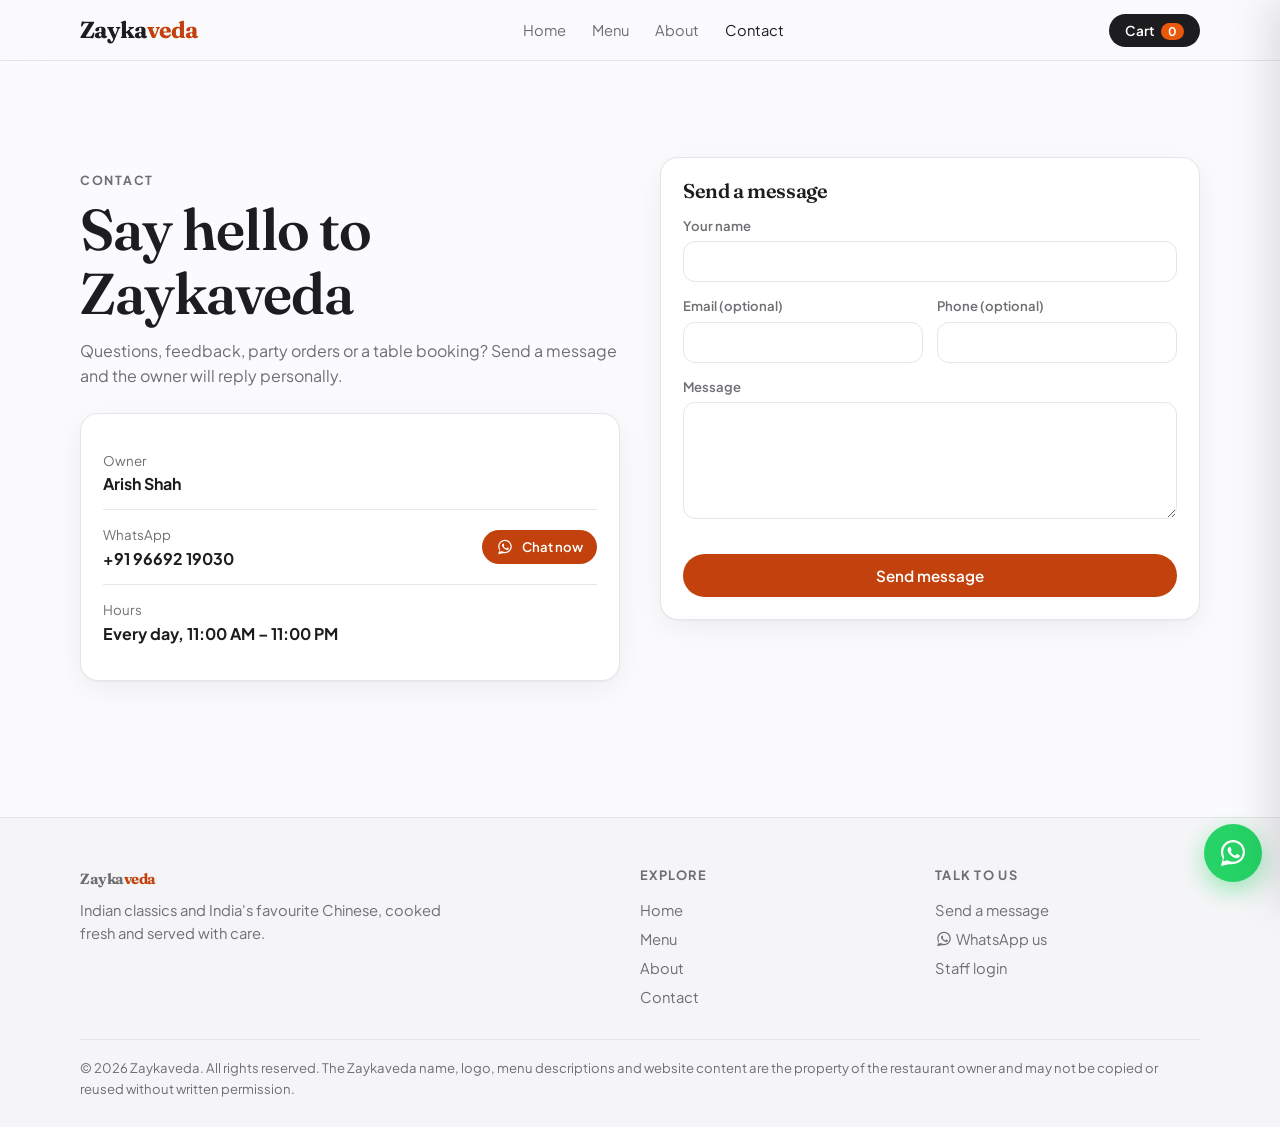
<file: contact.html>
<!doctype html>
<html lang="en">
<head>
<meta charset="utf-8">
<meta name="viewport" content="width=device-width,initial-scale=1">
<title>Contact — Zaykaveda</title>
<link rel="preconnect" href="https://fonts.googleapis.com"><link rel="preconnect" href="https://fonts.gstatic.com" crossorigin>
<link href="https://fonts.googleapis.com/css2?family=Fraunces:ital,opsz,wght@0,9..144,500;0,9..144,700;1,9..144,500&family=Plus+Jakarta+Sans:wght@400;500;600;700&display=swap" rel="stylesheet">
<link rel="stylesheet" href="assets/style.css">
</head>
<body>
<main><section><div class="wrap split" style="align-items:start">
  <div class="prose"><p class="eyebrow">Contact</p><h1 style="font-size:clamp(2.2rem,5vw,3.6rem);margin:8px 0">Say hello to Zaykaveda</h1>
    <p>Questions, feedback, party orders or a table booking? Send a message and the owner will reply personally.</p>
    <div class="card" style="margin-top:24px"><div class="line"><div><small>Owner</small><br><strong>Arish Shah</strong></div></div>
      <div class="line"><div><small>WhatsApp</small><br><strong>+91 96692 19030</strong></div><a class="btn btn-primary btn-sm wa-inline" id="waBtn" target="_blank" rel="noopener" href="#"></a></div>
      <div class="line" style="border:0"><div><small>Hours</small><br><strong>Every day, 11:00 AM – 11:00 PM</strong></div></div></div>
  </div>
  <form class="card form" id="f"><h3>Send a message</h3>
    <div><label>Your name</label><input class="input" name="name" required maxlength="80" autocomplete="name"></div>
    <div class="two"><div><label>Email (optional)</label><input class="input" type="email" name="email" maxlength="120" autocomplete="email"></div>
      <div><label>Phone (optional)</label><input class="input" name="phone" maxlength="20" inputmode="tel" autocomplete="tel"></div></div>
    <div><label>Message</label><textarea name="message" rows="5" required minlength="3" maxlength="2000"></textarea></div>
    <div id="out"></div>
    <button class="btn btn-primary" id="send">Send message</button>
  </form>
</div></section></main>
<script src="assets/config.js"></script>
<script src="assets/app.js"></script>
<script>
Z.init("contact.html");
const b = document.getElementById("waBtn"); b.innerHTML = Z.waSvg + " Chat now";
const setB = () => b.href = Z.waLink("Hello Arish, I have a question about Zaykaveda."); setB(); Z.onConfig = setB;
document.getElementById("f").onsubmit = async e => {
  e.preventDefault(); const btn = document.getElementById("send"), out = document.getElementById("out");
  btn.disabled = true; btn.textContent = "Sending…";
  try {
    await Z.api("/api/contact", { method: "POST", body: Object.fromEntries(new FormData(e.target)) });
    out.innerHTML = '<div class="alert ok">Thank you! Your message has reached the owner.</div>'; e.target.reset();
  } catch (err) { out.innerHTML = `<div class="alert err">${Z.esc(err.message)}</div>`; }
  btn.disabled = false; btn.textContent = "Send message";
};
</script>
</body>
</html>
</file>
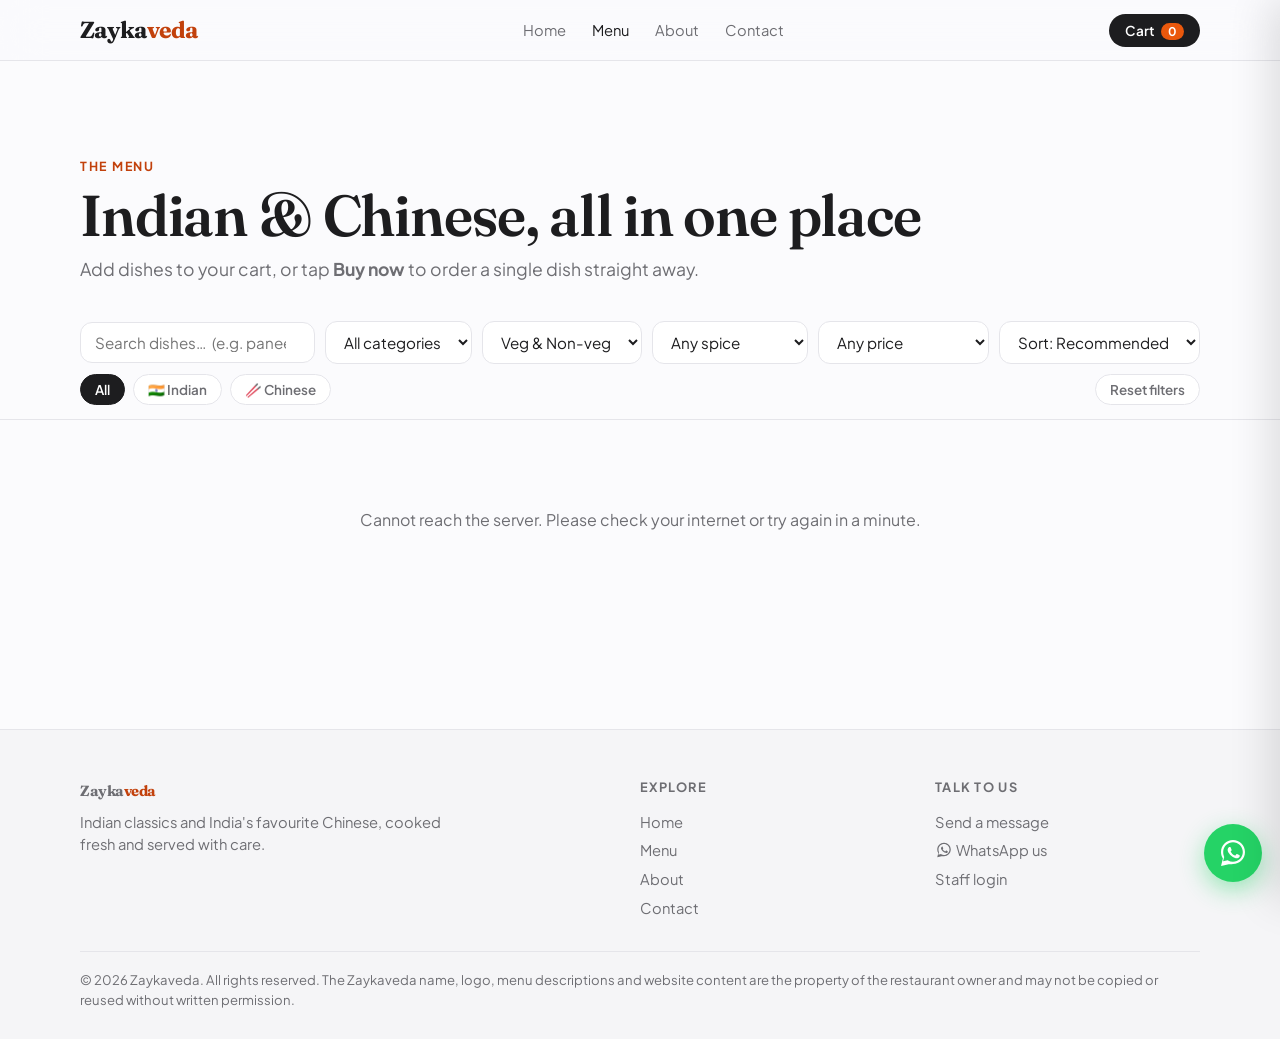
<file: menu.html>
<!doctype html>
<html lang="en">
<head>
<meta charset="utf-8">
<meta name="viewport" content="width=device-width,initial-scale=1">
<title>Menu — Zaykaveda</title>
<link rel="preconnect" href="https://fonts.googleapis.com"><link rel="preconnect" href="https://fonts.gstatic.com" crossorigin>
<link href="https://fonts.googleapis.com/css2?family=Fraunces:ital,opsz,wght@0,9..144,500;0,9..144,700;1,9..144,500&family=Plus+Jakarta+Sans:wght@400;500;600;700&display=swap" rel="stylesheet">
<link rel="stylesheet" href="assets/style.css">
</head>
<body>
<main>
  <section style="padding-bottom:24px"><div class="wrap">
    <p class="eyebrow">The Menu</p><h1 style="font-size:clamp(2.2rem,5vw,3.6rem);margin:8px 0">Indian &amp; Chinese, all in one place</h1>
    <p class="lead">Add dishes to your cart, or tap <b>Buy now</b> to order a single dish straight away.</p>
  </div></section>

  <div class="filters"><div class="wrap">
    <div class="row">
      <input class="input" id="q" type="search" placeholder="Search dishes…  (e.g. paneer, noodles)">
      <select id="cat"><option value="">All categories</option></select>
      <select id="diet"><option value="">Veg &amp; Non-veg</option><option value="veg">Veg only</option><option value="nonveg">Non-veg only</option></select>
      <select id="spice"><option value="">Any spice</option><option value="0">Mild (not spicy)</option><option value="1">Medium</option><option value="2">Hot</option><option value="3">Extra hot</option></select>
      <select id="price"><option value="">Any price</option><option value="100">Under ₹100</option><option value="200">Under ₹200</option><option value="300">Under ₹300</option><option value="999999">₹300 and above</option></select>
      <select id="sort"><option value="">Sort: Recommended</option><option value="lh">Price: low to high</option><option value="hl">Price: high to low</option><option value="az">Name: A–Z</option></select>
    </div>
    <div class="chips" id="cuisine">
      <button class="chip on" data-v="">All</button><button class="chip" data-v="Indian">🇮🇳 Indian</button><button class="chip" data-v="Chinese">🥢 Chinese</button>
      <button class="chip" id="reset" style="margin-left:auto">Reset filters</button>
    </div>
  </div></div>

  <section style="padding-top:8px"><div class="wrap">
    <p class="count" id="count"></p>
    <div id="list" class="grid g3"><div class="loader">Loading menu…</div></div>
  </div></section>
</main>
<script src="assets/config.js"></script>
<script src="assets/app.js"></script>
<script>
Z.init("menu.html");
let ALL = [], cuisine = "";
const $ = id => document.getElementById(id);
const spiceTxt = ["Mild", "Medium", "Hot", "Extra hot"];

function render() {
  const q = $("q").value.trim().toLowerCase(), cat = $("cat").value, diet = $("diet").value,
        sp = $("spice").value, pr = $("price").value, sort = $("sort").value;
  let l = ALL.filter(d =>
    (!cuisine || d.cuisine === cuisine) && (!cat || d.category === cat) &&
    (!diet || (diet === "veg") === !!d.is_veg) && (sp === "" || d.spice == sp) &&
    (!q || (d.name + " " + d.description + " " + d.category).toLowerCase().includes(q)) &&
    (!pr || (pr === "999999" ? d.price >= 300 : d.price < +pr)));
  if (sort === "lh") l.sort((a, b) => a.price - b.price);
  if (sort === "hl") l.sort((a, b) => b.price - a.price);
  if (sort === "az") l.sort((a, b) => a.name.localeCompare(b.name));
  $("count").textContent = l.length + (l.length === 1 ? " dish" : " dishes");
  $("list").innerHTML = l.length ? l.map(d => `
    <div class="card dish ${d.cuisine.toLowerCase()}">
      <div class="pic">${Z.esc(d.emoji)}</div>
      <div class="top"><h3>${Z.esc(d.name)}</h3><span class="vegmark ${d.is_veg ? "" : "nv"}" title="${d.is_veg ? "Veg" : "Non-veg"}"></span></div>
      <div class="tags"><span class="tag">${d.cuisine}</span><span class="tag">${Z.esc(d.category)}</span>${d.spice ? `<span class="tag">🌶 ${spiceTxt[d.spice]}</span>` : ""}</div>
      <p>${Z.esc(d.description)}</p>
      <div class="buy-row"><span class="price">${Z.rs(d.price)}</span>
        <div class="btns"><button class="btn btn-ghost btn-sm" data-add="${d.id}">Add to cart</button><button class="btn btn-primary btn-sm" data-buy="${d.id}">Buy now</button></div></div>
    </div>`).join("") : '<p class="empty" style="grid-column:1/-1">No dishes match these filters.</p>';
  $("list").querySelectorAll("[data-add]").forEach(b => b.onclick = () => {
    const d = ALL.find(x => x.id == b.dataset.add); Z.cart.add(d); Z.toast(d.name + " added to cart");
  });
  $("list").querySelectorAll("[data-buy]").forEach(b => b.onclick = () => {
    const d = ALL.find(x => x.id == b.dataset.buy);
    try { sessionStorage.setItem("zv_buy", JSON.stringify([{ id: d.id, name: d.name, price: d.price, qty: 1 }])); } catch {}
    location.href = "checkout.html?buy=1";
  });
}

Z.api("/api/dishes").then(list => {
  ALL = list;
  const cats = [...new Set(list.map(d => d.category))].sort();
  $("cat").innerHTML += cats.map(c => `<option>${Z.esc(c)}</option>`).join("");
  render();
}).catch(e => $("list").innerHTML = `<p class="empty" style="grid-column:1/-1">${Z.esc(e.message)}</p>`);

["q", "cat", "diet", "spice", "price", "sort"].forEach(id => $(id).addEventListener("input", render));
document.querySelectorAll("#cuisine .chip[data-v]").forEach(c => c.onclick = () => {
  cuisine = c.dataset.v;
  document.querySelectorAll("#cuisine .chip[data-v]").forEach(x => x.classList.toggle("on", x === c));
  render();
});
$("reset").onclick = () => {
  ["q", "cat", "diet", "spice", "price", "sort"].forEach(id => $(id).value = "");
  cuisine = ""; document.querySelectorAll("#cuisine .chip[data-v]").forEach((x, i) => x.classList.toggle("on", i === 0)); render();
};
</script>
</body>
</html>
</file>
<file: assets/style.css>
/* Zaykaveda - light, Apple-style theme. Fonts: Fraunces (display) + Plus Jakarta Sans (text) */
:root{
  --bg:#fbfbfd; --surface:#ffffff; --ink:#1d1d1f; --muted:#6e6e73; --line:#e5e5ea;
  --soft:#f5f5f7; --accent:#c2410c; --accent-2:#ea580c; --accent-soft:#fff1e6;
  --ok:#1f8a4c; --ok-soft:#e8f6ee; --warn:#b45309; --warn-soft:#fff4e0; --bad:#c62828; --bad-soft:#fdecec;
  --veg:#1f8a4c; --nonveg:#c62828;
  --radius:18px; --shadow:0 1px 2px rgba(0,0,0,.04),0 8px 30px rgba(0,0,0,.06);
  --display:"Fraunces",Georgia,serif; --text:"Plus Jakarta Sans",system-ui,-apple-system,"Segoe UI",sans-serif;
}
*{box-sizing:border-box;margin:0;padding:0}
html{scroll-behavior:smooth}
body{font-family:var(--text);background:var(--bg);color:var(--ink);line-height:1.55;-webkit-font-smoothing:antialiased}
img,svg{max-width:100%}
a{color:inherit;text-decoration:none}
button{font-family:inherit;cursor:pointer}
.wrap{width:min(1120px,92%);margin-inline:auto}
h1,h2,h3{font-family:var(--display);font-weight:600;letter-spacing:-.02em;line-height:1.1}
h1{font-size:clamp(2.4rem,6vw,4.4rem)} h2{font-size:clamp(1.8rem,4vw,2.8rem)} h3{font-size:1.25rem}
.eyebrow{font-size:.78rem;letter-spacing:.14em;text-transform:uppercase;color:var(--accent);font-weight:700}
.lead{color:var(--muted);font-size:1.1rem;max-width:56ch}
section{padding:clamp(48px,8vw,96px) 0}

/* nav */
.nav{position:sticky;top:0;z-index:50;background:rgba(251,251,253,.8);backdrop-filter:saturate(180%) blur(20px);border-bottom:1px solid var(--line)}
.nav .wrap{display:flex;align-items:center;justify-content:space-between;height:60px;gap:16px}
.logo{font-family:var(--display);font-size:1.45rem;font-weight:700;letter-spacing:-.03em}
.logo span{color:var(--accent)}
.links{display:flex;gap:26px;font-size:.92rem;color:var(--muted)}
.links a:hover,.links a.on{color:var(--ink)}
.nav-right{display:flex;align-items:center;gap:10px}
.cart-btn{position:relative;background:var(--ink);color:#fff;border:0;border-radius:999px;padding:8px 16px;font-size:.85rem;font-weight:600}
.cart-btn b{background:var(--accent-2);border-radius:999px;padding:1px 7px;margin-left:6px;font-size:.75rem}
.burger{display:none;background:none;border:0;font-size:1.5rem}
@media(max-width:760px){
  .burger{display:block}
  .links{position:absolute;top:60px;left:0;right:0;background:var(--surface);flex-direction:column;gap:0;border-bottom:1px solid var(--line);display:none}
  .links.open{display:flex}
  .links a{padding:14px 5%;border-top:1px solid var(--line)}
}

/* buttons */
.btn{display:inline-flex;align-items:center;justify-content:center;gap:8px;border:0;border-radius:999px;padding:12px 24px;font-weight:600;font-size:.95rem;transition:.2s}
.btn-primary{background:var(--accent);color:#fff}.btn-primary:hover{background:var(--accent-2);transform:translateY(-1px)}
.btn-ghost{background:var(--soft);color:var(--ink)}.btn-ghost:hover{background:var(--line)}
.btn-ok{background:var(--ok);color:#fff}.btn-bad{background:var(--bad);color:#fff}
.btn-sm{padding:7px 14px;font-size:.82rem}
.btn:disabled{opacity:.5;cursor:not-allowed}

/* hero */
.hero{padding:clamp(56px,10vw,120px) 0 40px;text-align:center}
.hero h1{margin:14px auto 18px;max-width:14ch}
.hero h1 em{font-style:italic;color:var(--accent)}
.hero .lead{margin-inline:auto}
.hero .cta{display:flex;gap:12px;justify-content:center;margin-top:28px;flex-wrap:wrap}
.hero-card{margin:48px auto 0;background:linear-gradient(135deg,#fff1e6,#fff 55%,#f3f8ff);border:1px solid var(--line);border-radius:28px;padding:clamp(28px,5vw,56px);box-shadow:var(--shadow);display:grid;grid-template-columns:repeat(3,1fr);gap:24px}
.hero-card div{text-align:center}.hero-card strong{display:block;font-family:var(--display);font-size:2rem}
.hero-card span{color:var(--muted);font-size:.9rem}
@media(max-width:640px){.hero-card{grid-template-columns:1fr}}

/* grids & cards */
.grid{display:grid;gap:20px}
.g3{grid-template-columns:repeat(auto-fill,minmax(250px,1fr))}
.card{background:var(--surface);border:1px solid var(--line);border-radius:var(--radius);padding:22px;box-shadow:var(--shadow)}
.feature .ic{font-size:1.8rem;margin-bottom:10px}
.feature p{color:var(--muted);font-size:.95rem;margin-top:6px}
.sec-head{display:flex;justify-content:space-between;align-items:end;gap:16px;margin-bottom:32px;flex-wrap:wrap}

/* dish card */
.dish{display:flex;flex-direction:column;gap:10px;transition:.2s}
.dish:hover{transform:translateY(-3px)}
.dish .pic{height:110px;border-radius:14px;background:var(--soft);display:grid;place-items:center;font-size:3.2rem}
.dish.chinese .pic{background:#f1f6ff}.dish.indian .pic{background:var(--accent-soft)}
.dish .top{display:flex;justify-content:space-between;align-items:start;gap:8px}
.dish h3{font-size:1.08rem;font-family:var(--text);font-weight:700;letter-spacing:-.01em}
.dish p{color:var(--muted);font-size:.86rem;flex:1}
.tags{display:flex;gap:6px;flex-wrap:wrap;font-size:.72rem}
.tag{background:var(--soft);border-radius:999px;padding:3px 10px;color:var(--muted);font-weight:600}
.vegmark{width:16px;height:16px;border:2px solid var(--veg);border-radius:3px;display:inline-grid;place-items:center;flex:none;margin-top:3px}
.vegmark::after{content:"";width:7px;height:7px;border-radius:50%;background:var(--veg)}
.vegmark.nv{border-color:var(--nonveg)}.vegmark.nv::after{background:var(--nonveg)}
.price{font-weight:700;font-size:1.05rem}
.buy-row{display:flex;align-items:center;justify-content:space-between;gap:8px;flex-wrap:wrap}
.btns{display:flex;gap:6px}
.qty{display:inline-flex;align-items:center;background:var(--soft);border-radius:999px}
.qty button{border:0;background:none;width:30px;height:30px;font-size:1.1rem;font-weight:700}
.qty span{min-width:22px;text-align:center;font-weight:700;font-size:.9rem}

/* filters */
.filters{position:sticky;top:60px;z-index:20;background:rgba(251,251,253,.92);backdrop-filter:blur(14px);padding:14px 0;border-bottom:1px solid var(--line)}
.filters .row{display:flex;gap:10px;flex-wrap:wrap;align-items:center}
.input,select,textarea{font-family:inherit;font-size:.95rem;border:1px solid var(--line);background:var(--surface);border-radius:12px;padding:10px 14px;color:var(--ink);width:100%}
.input:focus,select:focus,textarea:focus{outline:2px solid var(--accent-2);outline-offset:-1px;border-color:transparent}
.filters .input{flex:1 1 200px;width:auto}.filters select{width:auto;flex:0 1 auto}
.chips{display:flex;gap:8px;flex-wrap:wrap;margin-top:10px}
.chip{border:1px solid var(--line);background:var(--surface);border-radius:999px;padding:6px 14px;font-size:.84rem;font-weight:600;color:var(--muted)}
.chip.on{background:var(--ink);color:#fff;border-color:var(--ink)}
.count{color:var(--muted);font-size:.88rem;margin:20px 0 14px}
.empty{text-align:center;color:var(--muted);padding:60px 0}

/* cart drawer */
.drawer-bg{position:fixed;inset:0;background:rgba(0,0,0,.3);opacity:0;pointer-events:none;transition:.25s;z-index:80}
.drawer-bg.open{opacity:1;pointer-events:auto}
.drawer{position:fixed;top:0;right:0;bottom:0;width:min(420px,100%);background:var(--surface);z-index:90;transform:translateX(100%);transition:.3s;display:flex;flex-direction:column;box-shadow:-10px 0 40px rgba(0,0,0,.12)}
.drawer.open{transform:none}
.drawer header{padding:20px;border-bottom:1px solid var(--line);display:flex;justify-content:space-between;align-items:center}
.drawer .body{flex:1;overflow:auto;padding:12px 20px}
.drawer footer{padding:20px;border-top:1px solid var(--line)}
.line{display:flex;justify-content:space-between;gap:10px;padding:12px 0;border-bottom:1px solid var(--line);align-items:center}
.line small{color:var(--muted)}
.total{display:flex;justify-content:space-between;font-weight:700;font-size:1.15rem;margin-bottom:14px}
.x{background:none;border:0;font-size:1.4rem;color:var(--muted)}

/* forms */
.form{display:grid;gap:14px}
label{font-size:.82rem;font-weight:600;color:var(--muted);display:block;margin-bottom:5px}
.two{display:grid;grid-template-columns:1fr 1fr;gap:14px}
@media(max-width:560px){.two{grid-template-columns:1fr}}
.alert{padding:12px 16px;border-radius:12px;font-size:.92rem}
.alert.ok{background:var(--ok-soft);color:var(--ok)}.alert.err{background:var(--bad-soft);color:var(--bad)}.alert.info{background:var(--warn-soft);color:var(--warn)}

/* checkout */
.checkout{display:grid;grid-template-columns:1.2fr .8fr;gap:24px;align-items:start}
@media(max-width:860px){.checkout{grid-template-columns:1fr}}
.upi-box{text-align:center}
.qrbox{display:inline-block;padding:14px;background:#fff;border:1px solid var(--line);border-radius:16px;margin:12px 0}
.upi-id{font-family:ui-monospace,monospace;background:var(--soft);padding:6px 12px;border-radius:8px;font-size:.9rem;word-break:break-all}
.steps{text-align:left;color:var(--muted);font-size:.9rem;margin:14px 0 0 18px}
.status{display:inline-block;padding:4px 12px;border-radius:999px;font-size:.78rem;font-weight:700;text-transform:capitalize}
.s-unpaid,.s-placed{background:var(--soft);color:var(--muted)}
.s-submitted,.s-preparing{background:var(--warn-soft);color:var(--warn)}
.s-approved,.s-confirmed,.s-completed{background:var(--ok-soft);color:var(--ok)}
.s-denied,.s-cancelled{background:var(--bad-soft);color:var(--bad)}

/* about / contact */
.split{display:grid;grid-template-columns:1fr 1fr;gap:40px;align-items:center}
@media(max-width:800px){.split{grid-template-columns:1fr}}
.prose p{color:var(--muted);margin-top:14px}
.stat-row{display:grid;grid-template-columns:repeat(3,1fr);gap:16px;margin-top:28px}
.stat-row strong{font-family:var(--display);font-size:1.8rem;display:block}.stat-row span{font-size:.85rem;color:var(--muted)}

/* footer */
footer.site{border-top:1px solid var(--line);background:var(--soft);padding:48px 0 28px;margin-top:40px}
footer.site .cols{display:grid;grid-template-columns:2fr 1fr 1fr;gap:30px}
@media(max-width:700px){footer.site .cols{grid-template-columns:1fr}}
footer.site h4{font-size:.8rem;letter-spacing:.1em;text-transform:uppercase;color:var(--muted);margin-bottom:10px}
footer.site a{display:block;color:var(--muted);font-size:.92rem;padding:3px 0}footer.site a:hover{color:var(--ink)}
.copy{border-top:1px solid var(--line);margin-top:28px;padding-top:18px;font-size:.82rem;color:var(--muted)}

/* whatsapp floating */
.wa{position:fixed;right:18px;bottom:18px;width:58px;height:58px;border-radius:50%;background:#25d366;display:grid;place-items:center;box-shadow:0 8px 24px rgba(37,211,102,.45);z-index:70;transition:.2s}
.wa:hover{transform:scale(1.08)}.wa svg{width:32px;height:32px;fill:#fff}
.wa-inline svg{width:18px;height:18px;fill:currentColor;vertical-align:-3px}
.toast{position:fixed;left:50%;bottom:90px;transform:translate(-50%,20px);background:var(--ink);color:#fff;padding:10px 20px;border-radius:999px;font-size:.88rem;opacity:0;transition:.3s;z-index:100;pointer-events:none}
.toast.show{opacity:1;transform:translate(-50%,0)}
.loader{text-align:center;color:var(--muted);padding:60px 0}
</file>
